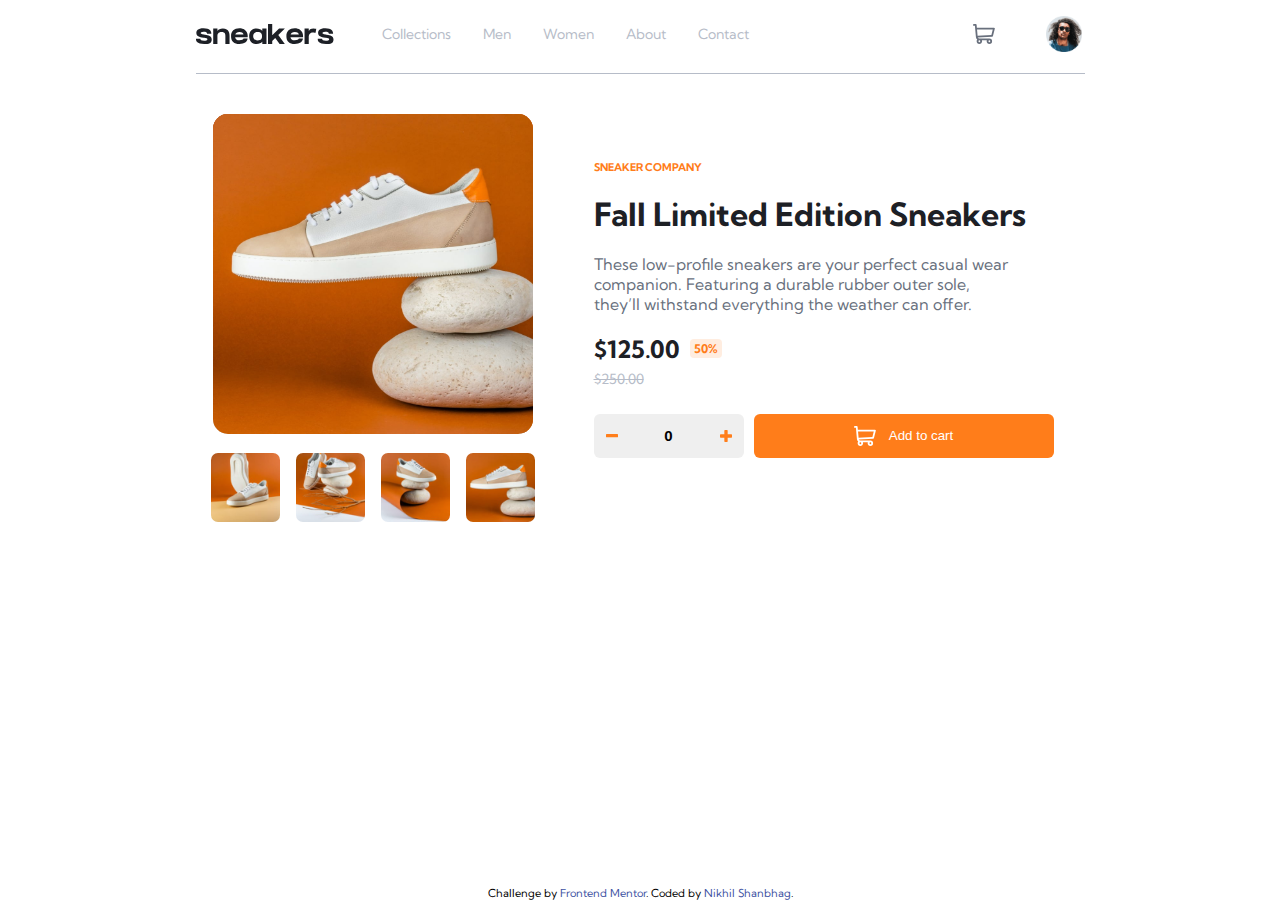
<file: index.html>
<!DOCTYPE html>
<html lang="en">
  <head>
    <meta charset="UTF-8" />
    <meta name="viewport" content="width=device-width, initial-scale=1.0" />

    <link
      rel="icon"
      type="image/png"
      sizes="32x32"
      href="./images/favicon-32x32.png"
    />

    <link rel="preconnect" href="https://fonts.googleapis.com" />
    <link rel="preconnect" href="https://fonts.gstatic.com" crossorigin />
    <link
      href="https://fonts.googleapis.com/css2?family=Kumbh+Sans:wght@400;700&display=swap"
      rel="stylesheet"
    />

    <link rel="stylesheet" href="style.css" />

    <title>Frontend Mentor | E-commerce product page</title>
  </head>

  <body>
    <header>
      <div class="navbarLeft">
        <div class="hamburger">
          <img src="images/icon-menu.svg" alt="" />
        </div>

        <div class="logo">
          <img src="images/logo.svg" alt="" />
        </div>

        <div class="list">
            <ul class="nav-list">
              <li>
                <svg class="nav-close" width="14" height="15" xmlns="http://www.w3.org/2000/svg">
                  <path d="m11.596.782 2.122 2.122L9.12 7.499l4.597 4.597-2.122 2.122L7 9.62l-4.595 4.597-2.122-2.122L4.878 7.5.282 2.904 2.404.782l4.595 4.596L11.596.782Z" fill="#000000" fill-rule="evenodd"/>
                </svg>                
                <a href="#collections">Collections</a>
                <a href="#men">Men</a>
                <a href="#women">Women</a>
                <a href="#about">About</a>
                <a href="#contact">Contact</a>
              </li>
            </ul>
        </div>
      </div>

      <div class="navbarRight">
        <div class="cart">
          <img id="cart-icon" src="images/icon-cart.svg" alt="" />
          <div class="cart-items">
            <div id="item-count">0</div>
            <div class="buy">
              <p class="cartText">Cart</p>
              <div class="addeditems">Your cart is empty.</div>
              <button class="checkout">Checkout</button>
            </div>
          </div>
        </div>

        <div class="profile">
          <img src="images/image-avatar.png" alt="" />
        </div>
      </div>
    </header>

    <main>
      <div class="leftContent">
        <div class="imageCarousel">
          <img class="image" src="images/image-product-1.jpg" alt="" />
          <img class="image" src="images/image-product-2.jpg" alt="" />
          <img class="image" src="images/image-product-3.jpg" alt="" />
          <img class="image" src="images/image-product-4.jpg" alt="" />
        </div>

        <div class="thumbnailCarousel">
          <div class="border" tabindex="0">
            <img
              class="thumbnail"
              src="images/image-product-1-thumbnail.jpg"
              alt=""
            />
          </div>
          <div class="border" tabindex="0">
            <img
              class="thumbnail"
              src="images/image-product-2-thumbnail.jpg"
              alt=""
            />
          </div>
          <div class="border" tabindex="0">
            <img
              class="thumbnail"
              src="images/image-product-3-thumbnail.jpg"
              alt=""
            />
          </div>
          <div class="border" tabindex="0">
            <img
              class="thumbnail"
              src="images/image-product-4-thumbnail.jpg"
              alt=""
            />
          </div>
        </div>
      </div>

      <div class="hiddenContent">
        <svg
          class="close"
          width="14"
          height="15"
          xmlns="http://www.w3.org/2000/svg"
        >
          <path
            d="m11.596.782 2.122 2.122L9.12 7.499l4.597 4.597-2.122 2.122L7 9.62l-4.595 4.597-2.122-2.122L4.878 7.5.282 2.904 2.404.782l4.595 4.596L11.596.782Z"
            fill="#fff"
            fill-rule="evenodd"
          />
        </svg>

        <svg
          class="previous"
          width="50"
          height="50"
          xmlns="http://www.w3.org/2000/svg"
        >
          <circle cx="25" cy="25" r="25" fill="white" />
          <path
            transform="scale(-1, 1) translate(-32,12.5)"
            d="m2 1 8 8-8 8"
            stroke="#000000"
            stroke-width="3"
            fill="none"
            fill-rule="evenodd"
          />
        </svg>

        <svg
          class="next"
          width="50"
          height="50"
          xmlns="http://www.w3.org/2000/svg"
        >
          <circle cx="25" cy="25" r="25" fill="white" />
          <path
            transform="translate(18.5,12.5)"
            d="m2 1 8 8-8 8"
            stroke="#000000"
            stroke-width="3"
            fill="none"
            fill-rule="evenodd"
          />
        </svg>
        <img class="hiddenImage" src="images/image-product-1.jpg" alt="" />
        <img class="hiddenImage" src="images/image-product-2.jpg" alt="" />
        <img class="hiddenImage" src="images/image-product-3.jpg" alt="" />
        <img class="hiddenImage" src="images/image-product-4.jpg" alt="" />

        <div class="hiddenThumbnail">
          <img
            class="thumbnail1 border"
            tabindex="0"
            src="images/image-product-1-thumbnail.jpg"
            alt=""
          />
          <img
            class="thumbnail1 border"
            tabindex="0"
            src="images/image-product-2-thumbnail.jpg"
            alt=""
          />
          <img
            class="thumbnail1 border"
            tabindex="0"
            src="images/image-product-3-thumbnail.jpg"
            alt=""
          />
          <img
            class="thumbnail1 border"
            tabindex="0"
            src="images/image-product-4-thumbnail.jpg"
            alt=""
          />
        </div>
      </div>

      <div class="rightContent">
        <h6>SNEAKER COMPANY</h6>
        <h1>Fall Limited Edition Sneakers</h1>
        <p class="description">
          These low-profile sneakers are your perfect casual wear companion.
          Featuring a durable rubber outer sole, they’ll withstand everything
          the weather can offer.
        </p>
        <span class="discountPrice">
          <h2>$125.00</h2>
          <p class="discount">50%</p>
        </span>
        <span class="mrp">$250.00</span>

        <div class="btn">
          <button class="quantity">
            <img src="images/icon-minus.svg" alt="" />0<img
              src="images/icon-plus.svg"
              alt=""
            />
          </button>

          <button class="addToCart">
            <svg width="22" height="20" xmlns="http://www.w3.org/2000/svg">
              <path
                d="M20.925 3.641H3.863L3.61.816A.896.896 0 0 0 2.717 0H.897a.896.896 0 1 0 0 1.792h1l1.031 11.483c.073.828.52 1.726 1.291 2.336C2.83 17.385 4.099 20 6.359 20c1.875 0 3.197-1.87 2.554-3.642h4.905c-.642 1.77.677 3.642 2.555 3.642a2.72 2.72 0 0 0 2.717-2.717 2.72 2.72 0 0 0-2.717-2.717H6.365c-.681 0-1.274-.41-1.53-1.009l14.321-.842a.896.896 0 0 0 .817-.677l1.821-7.283a.897.897 0 0 0-.87-1.114ZM6.358 18.208a.926.926 0 0 1 0-1.85.926.926 0 0 1 0 1.85Zm10.015 0a.926.926 0 0 1 0-1.85.926.926 0 0 1 0 1.85Zm2.021-7.243-13.8.81-.57-6.341h15.753l-1.383 5.53Z"
                fill="#fff"
                fill-rule="nonzero"
              />
            </svg>
            Add to cart
          </button>
        </div>
      </div>
    </main>

    <footer>
      <div class="attribution">
        Challenge by
        <a href="https://www.frontendmentor.io?ref=challenge" target="_blank"
          >Frontend Mentor</a
        >. Coded by <a href="#">Nikhil Shanbhag</a>.
      </div>
    </footer>

    <script src="script.js"></script>
  </body>
</html>
</file>
<file: style.css>
:root {
  --Orange: hsl(26, 100%, 55%);
  --Paleorange: hsl(25, 100%, 94%);
  --Verydarkblue: hsl(220, 13%, 13%);
  --Darkgrayishblue: hsl(219, 9%, 45%);
  --Grayishblue: hsl(220, 14%, 75%);
  --Lightgrayishblue: hsl(223, 64%, 98%);
  --White: hsl(0, 0%, 100%);
  --Black: hsl(0, 0%, 0%);
}

* {
  margin: 0;
  padding: 0;
  box-sizing: border-box;
}

html,
body {
  display: flex;
  flex-direction: column;
  align-items: center;
  justify-content: center;
  height: 100%;
  font-family: "Kumbh Sans", sans-serif;
  background: var(--White);
}

header {
  display: flex;
  align-items: center;
  gap: 20em;
  height: 4.6em;
  padding: 20px 0;
  border-bottom: 1px solid var(--Grayishblue);
}

.navbarLeft {
  display: flex;
  align-items: center;
  gap: 3em;
}

.nav-list {
  display: none;
}

.list ul li {
  display: flex;
  gap: 2em;
  list-style: none;
}

.list ul li a {
  font-size: 14px;
  line-height: 70px;
  text-decoration: none;
  color: var(--Grayishblue);
  border-bottom: 4px solid transparent;
}

.list ul li a:hover {
  color: var(--Darkgrayishblue);
  border-bottom: 4px solid var(--Orange);
}

.navbarRight {
  display: flex;
  align-items: center;
  gap: 3em;
}

.cart {
  position: relative;
  cursor: pointer;
}

.cart-items {
  display: none;
  position: absolute;
  top: -10px;
  right: -10px;
  font-size: 14px;
  text-align: center;
  line-height: 20px;
  width: 20px;
  height: 20px;
  border-radius: 50%;
  color: var(--White);
  background: var(--Orange);
}

.buy {
  position: relative;
  top: 50px;
  left: -136px;
  width: 300px;
  border-radius: 10px;
  color: var(--White);
  background: var(--White);
  box-shadow: 0 2px 8px 0 var(--Darkgrayishblue);
}

.cartText {
  font-weight: 700;
  text-align: left;
  padding: 20px;
  color: var(--Verydarkblue);
  border-bottom: 1px solid var(--Grayishblue);
}

.buy p:nth-child(2) {
  font-size: 13px;
  font-weight: 400;
  padding: 0 16px;
}

b {
  color: var(--Black);
}

.addeditems {
  font-weight: 700;
  padding: 10px 20px;
  color: var(--Darkgrayishblue);
}

.addeditems img {
  border-radius: 3px;
}

.addeditems div {
  display: inline-flex;
  align-items: center;
  text-align: left;
}

.checkout {
  border: none;
  border-radius: 8px;
  margin-bottom: 25px;
  margin-top: 10px;
  padding: 10px 103px;
  color: var(--White);
  background: var(--Orange);
}

.profile img {
  width: 42px;
  border: 3px solid transparent;
}

.profile :hover {
  cursor: pointer;
  border: 3px solid var(--Orange);
  border-radius: 25px;
}

.hamburger {
  display: none;
}

.nav-close {
  display: none;
}

main {
  display: flex;
  margin: 0 auto;
}

.leftContent {
  display: flex;
  justify-content: center;
  width: 100%;
}

.rightContent {
  width: 40vw;
  display: flex;
  flex-direction: column;
  justify-content: center;
}

.imageCarousel {
  position: relative;
  top: 100px;
  width: 430px;
}

.imageCarousel img {
  position: absolute;
  width: 100%;
  border-radius: 15px;
}

.thumbnailCarousel {
  position: absolute;
  top: 630px;
  display: inline-flex;
  gap: 28px;
}

.border {
  height: 87px;
  border-radius: 12px;
  border: 3px solid transparent;
}

.border:focus {
  border: 3px solid var(--Orange);
  transition: 0.1s all ease-out;
}

.thumbnail {
  width: 83px;
  border-radius: 7px;
}

.thumbnail:hover {
  opacity: 0.3;
  cursor: pointer;
}

.hiddenContent {
  position: fixed;
  top: 0;
  left: 0;
  width: 100%;
  height: 100%;
  background: rgba(0, 0, 0, 0.5);
  display: flex;
  flex-direction: column;
  justify-content: center;
  align-items: center;
  gap: 20px;
  opacity: 1;
  visibility: hidden;
  transition: opacity 0.5s, visibility 0.5s;
}

.hiddenContent :active {
  opacity: 1;
  visibility: visible;
}

.close {
  position: relative;
  z-index: 1;
  top: 150px;
  right: -200px;
  cursor: pointer;
}

.close:active path {
  fill: var(--Orange);
}

.previous {
  position: relative;
  z-index: 1;
  top: 320px;
  left: -210px;
  cursor: pointer;
}

.previous:active path {
  stroke: var(--Orange);
}

.next {
  position: relative;
  z-index: 1;
  top: 248px;
  right: -210px;
  cursor: pointer;
}

.next:active path {
  stroke: var(--Orange);
}

img {
  user-select: none;
  -webkit-user-select: none;
  -moz-user-select: none;
  -ms-user-select: none;
}

.hiddenImage {
  width: 430px;
  border-radius: 15px;
}

.hiddenThumbnail {
  display: inline-flex;
  gap: 34px;
}

.thumbnail1 {
  width: 83px;
  border-radius: 8px;
  border: 3px solid transparent;
}

.hiddenThumbnail img:focus {
  opacity: 0.8;
}

h6 {
  margin-top: 135px;
  color: var(--Orange);
  padding: 20px;
}

h1 {
  color: var(--Verydarkblue);
  padding: 0 20px;
}

.description {
  color: var(--Darkgrayishblue);
  padding: 20px;
  font-size: 16px;
  width: 462px;
}

.discountPrice {
  display: flex;
  align-items: center;
  gap: 10px;
  padding: 0 20px;
  color: var(--Verydarkblue);
}

.discount {
  border-radius: 4px;
  padding: 2px 4px;
  font-weight: 700;
  font-size: 12px;
  color: var(--Orange);
  background: var(--Paleorange);
}

.mrp {
  font-size: 14px;
  padding: 6px 20px;
  text-decoration: line-through;
  color: var(--Grayishblue);
}

.btn {
  display: flex;
  padding: 20px;
  gap: 10px;
}

.quantity {
  cursor: pointer;
  display: flex;
  align-items: center;
  justify-content: space-between;
  border: none;
  width: 150px;
  border-radius: 6px;
  padding: 12px;
  font-size: 15px;
  font-weight: 700;
}

.quantity:active {
  opacity: 0.8;
}

.addToCart {
  cursor: pointer;
  display: flex;
  justify-content: center;
  align-items: center;
  gap: 13px;
  border: none;
  border-radius: 6px;
  width: 242px;
  padding: 12px 70px;
  color: var(--White);
  background: var(--Orange);
}

.addToCart:active {
  opacity: 0.6;
}

footer {
  display: flex;
  justify-content: center;
  align-items: center;
  margin-top: auto;
}

.attribution {
  font-size: 11px;
}

.attribution a {
  text-decoration: none;
  color: #3d51a2;
}

@media screen and (max-width: 8000px) {
  header {
    gap: 14em;
  }

  .imageCarousel {
    top: 40px;
    width: 320px;
  }

  .thumbnailCarousel {
    top: 450px;
    gap: 10px;
  }

  .border {
    height: 74px;
    border-radius: 11px;
  }

  .thumbnailCarousel img {
    width: 69px;
  }

  main{
    gap: 35px;
  }

  h6 {
    margin-top: 66px;
  }

  .addToCart {
    width: 300px;
  }

  .buy {
    left: -250px;
  }

  .hiddenContent {
    width: 100%;
  }

  .nav-list {
    display: block;
  }

}

@media screen and (max-width: 912px) {
  header {
    gap: 6em;
  }

  .hamburger {
    display: block;
    cursor: pointer;
  }

  .nav-list {
    display: none;
    position: fixed;
    z-index: 1;
    top: 0;
    left: 0;
    width: 100%;
    height: 100%;
    background: rgba(0, 0, 0, 0.5);
  }

  .list ul li {
    background: white;
    height: 100vh;
    width: 20vw;
    flex-direction: column;
  }

  .list ul li a {
    padding: 0 10px;
    line-height: 0px;
    color: var(--Black);
  }

  .list ul li a:hover {
    color: var(--Darkgrayishblue);
    border-bottom: none;
  }

  .nav-close {
    display: block;
    position: relative;
    top: 10px;
    left: 130px;
  }

  main {
    gap: 170px;
    flex-direction: column;
  }

  .rightContent {
    width: 100%;
    margin-top: 155px;
  }

  .imageCarousel img {
    width: 100%;
    padding: 0;
    border-radius: 0;
  }

  .thumbnailCarousel {
    display: none;
  }

  .buy {
    left: -254px;
    z-index: 1;
  }
}

@media screen and (max-width: 540px) {
  header {
    gap: 7em;
  }

  .imageCarousel {
    padding: 20px 0;
    top: 13px;
    width: 280px;
  }

  main {
    overflow: scroll;
    gap: 50px;
  }

  .buy {
    left: -263px;
  }

  .list ul li {
    width: 30vw;
  }

  .nav-close {
    left: 135px;
  }


}

@media screen and (max-width: 440px) {
  header {
    gap: 3em;
  }

  .btn {
    align-items: center;
    flex-direction: column;
  }

  .quantity {
    width: 80%;
  }

  .addToCart {
    width: 80%;
  }

  .description {
    width: 100%;
  }

  .buy {
    left: -230px;
  }

  .hiddenImage {
    width: 320px;
  }

  .hiddenThumbnail {
    display: none;
  }

  .previous {
    top: 276px;
    left: -150px;
  }

  .next {
    top: 207px;
    right: -150px;
  }

  .close {
    right: -150px;
  }

  .list ul li {
    width: 40vw;
  }

  .navbarLeft {
    gap: 2em;
  }

  .nav-close {
    left: 135px;
  }

  .list ul li a:hover {
    color: var(--Darkgrayishblue);
    border-bottom: none;
  }
}

@media screen and (max-width: 380px) {
  main {
    overflow: scroll;
    gap: 20px;
  }

  .imageCarousel {
    padding: 20px 0;
    top: 9px;
    width: 230px;
  }

  .buy {
    left: -230px;
  }

  .navbarLeft {
    gap: 1em;
  }

  .nav-list {
    display: none;
  }

  .nav-close {
    left: 125px;
  }
}
</file>
